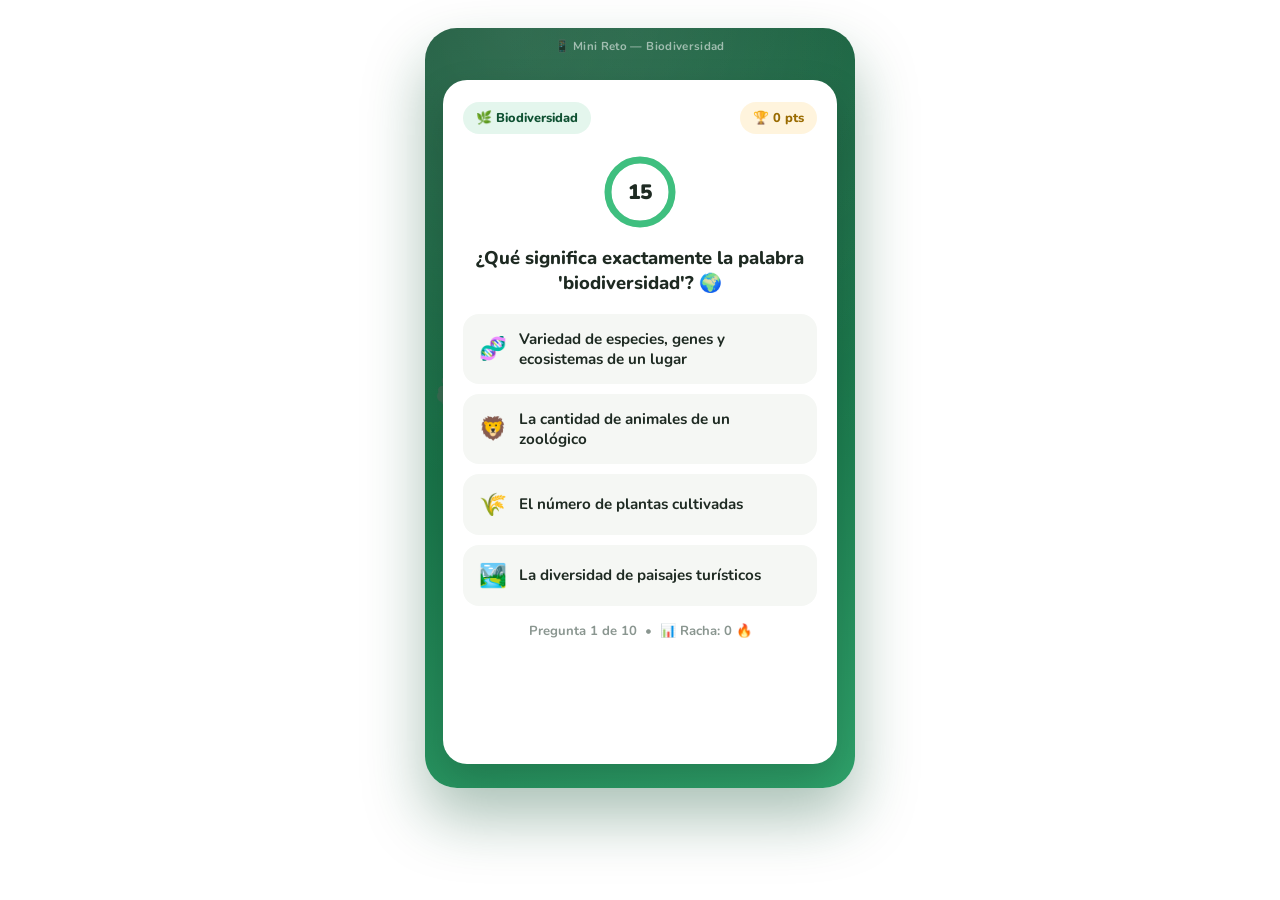
<file: tarea/JUEGO/pantalla4.html>
<!DOCTYPE html>
<html lang="es">
<head>
<meta charset="UTF-8">
<meta name="viewport" content="width=device-width, initial-scale=1.0">
<title>Mini Reto — Quiz de Biodiversidad</title>
<link rel="preconnect" href="https://fonts.googleapis.com">
<link href="https://fonts.googleapis.com/css2?family=Nunito:wght@400;600;700;800;900&display=swap" rel="stylesheet">
<style>
  :root{
    --jungle-1:#0F5132;
    --jungle-2:#1B7A4D;
    --jungle-3:#2FA36B;
    --leaf:#3FBF7F;
    --sun:#FFC145;
    --coral:#FF6B5B;
    --card:#ffffff;
    --ink:#1E2A22;
    --muted:#8A9690;
  }
  *{ box-sizing:border-box; }
  body{
    margin:0;
    font-family:'Nunito', sans-serif;
    color:var(--ink);
    min-height:100vh;
    display:flex;
    justify-content:center;
    align-items:flex-start;
    padding:28px 14px 60px;
  }

  @keyframes floatBf{
    0%,100%{ transform:translateY(0) rotate(0deg); }
    50%{ transform:translateY(-18px) rotate(6deg); }
  }

  .screen{
    position:relative;
    width:100%;
    max-width:430px;
    min-height:760px;
    border-radius:32px;
    overflow:hidden;
    background:
      radial-gradient(circle at 20% 0%, rgba(255,255,255,0.10), transparent 55%),
      linear-gradient(160deg, var(--jungle-1), var(--jungle-2) 55%, var(--jungle-3));
    box-shadow: 0 30px 60px rgba(15,81,50,0.35);
    padding:26px 18px 24px;
    display:flex;
    flex-direction:column;
  }

  .screen-label{
    position:absolute;
    top:10px; left:50%;
    transform:translateX(-50%);
    font-size:0.72rem;
    font-weight:700;
    color:rgba(255,255,255,0.55);
    letter-spacing:.03em;
  }

  .quiz-overlay{
    position:absolute; inset:0;
    background:radial-gradient(circle at 50% 0%, rgba(255,255,255,0.06), transparent 60%);
    pointer-events:none;
  }

  /* ---- Modal ---- */
  .quiz-modal{
    position:relative;
    z-index:2;
    background:var(--card);
    border-radius:24px;
    padding:22px 20px 20px;
    margin-top:26px;
    box-shadow: 0 18px 40px rgba(0,0,0,0.18);
    flex:1;
    display:flex;
    flex-direction:column;
  }

  .quiz-header{
    display:flex;
    justify-content:space-between;
    align-items:center;
    margin-bottom:14px;
  }
  .quiz-badge{
    background:rgba(63,191,127,0.14);
    color:var(--jungle-1);
    font-weight:800;
    font-size:0.8rem;
    padding:7px 13px;
    border-radius:100px;
  }
  .quiz-points{
    background:rgba(255,193,69,0.18);
    color:#9A6B00;
    font-weight:800;
    font-size:0.8rem;
    padding:7px 13px;
    border-radius:100px;
    transition: transform .25s;
  }
  .quiz-points.bump{ animation:pointsBump .4s ease; }
  @keyframes pointsBump{
    0%{ transform:scale(1); }
    40%{ transform:scale(1.18); }
    100%{ transform:scale(1); }
  }

  .timer-wrap{
    display:flex;
    justify-content:center;
    margin:4px 0 14px;
  }
  .timer-circle{ position:relative; width:80px; height:80px; }
  .timer-circle svg{ transform:rotate(-90deg); }
  .timer-track{
    fill:none;
    stroke:#EFF3EF;
    stroke-width:7;
  }
  .timer-fill{
    fill:none;
    stroke:var(--leaf);
    stroke-width:7;
    stroke-linecap:round;
    stroke-dasharray:201;
    stroke-dashoffset:0;
    transition: stroke-dashoffset 1s linear, stroke .3s;
  }
  .timer-fill.low{ stroke:var(--coral); }
  .timer-number{
    position:absolute; inset:0;
    display:flex; align-items:center; justify-content:center;
    font-weight:900; font-size:1.3rem; color:var(--ink);
  }

  .quiz-question{
    font-weight:800;
    font-size:1.15rem;
    line-height:1.35;
    text-align:center;
    margin-bottom:18px;
    color:var(--ink);
  }

  .quiz-options{
    display:flex;
    flex-direction:column;
    gap:10px;
  }
  .quiz-opt{
    display:flex;
    align-items:center;
    gap:12px;
    background:#F5F7F4;
    border:2px solid transparent;
    border-radius:16px;
    padding:13px 14px;
    cursor:pointer;
    transition: background .15s, border-color .15s, transform .1s;
    position:relative;
  }
  .quiz-opt:hover:not(.locked){ background:#ECF3EC; transform:translateY(-1px); }
  .quiz-opt:active:not(.locked){ transform:scale(0.98); }
  .quiz-opt.locked{ cursor:default; }
  .quiz-opt-emoji{ font-size:1.4rem; }
  .quiz-opt-text{ font-weight:700; font-size:0.95rem; color:var(--ink); flex:1; }

  .quiz-opt.correct{
    background:rgba(63,191,127,0.14);
    border-color:var(--leaf);
  }
  .quiz-opt.correct::after{
    content:"✓";
    font-weight:900;
    color:var(--jungle-1);
    font-size:1.1rem;
  }
  .quiz-opt.wrong{
    background:rgba(255,107,91,0.13);
    border-color:var(--coral);
  }
  .quiz-opt.wrong::after{
    content:"✕";
    font-weight:900;
    color:var(--coral);
    font-size:1.1rem;
  }

  .quiz-footer{
    margin-top:16px;
    display:flex;
    align-items:center;
    justify-content:center;
    gap:8px;
    font-size:0.82rem;
    color:var(--muted);
    font-weight:700;
  }
  .streak-fire{ display:inline-block; }
  .streak-fire.active{ animation:flicker 0.6s ease infinite alternate; }
  @keyframes flicker{
    from{ transform:scale(1); }
    to{ transform:scale(1.15); }
  }

  .toast{
    position:absolute;
    top:96px; left:50%;
    transform:translate(-50%,-8px);
    background:var(--jungle-1);
    color:#fff;
    font-weight:800;
    font-size:0.85rem;
    padding:9px 16px;
    border-radius:100px;
    opacity:0;
    pointer-events:none;
    transition: opacity .25s, transform .25s;
    z-index:5;
    white-space:nowrap;
  }
  .toast.show{ opacity:1; transform:translate(-50%,0); }

  /* ---- Result ---- */
  .result-modal{
    display:none;
    background:var(--card);
    border-radius:24px;
    padding:32px 22px;
    margin-top:26px;
    box-shadow: 0 18px 40px rgba(0,0,0,0.18);
    text-align:center;
    flex:1;
    flex-direction:column;
    justify-content:center;
  }
  .result-modal.show{ display:flex; }
  .result-emoji{ font-size:3.4rem; margin-bottom:6px; }
  .result-title{ font-weight:900; font-size:1.35rem; color:var(--jungle-1); margin:0 0 6px; }
  .result-score{ font-weight:900; font-size:2.4rem; color:var(--coral); margin:6px 0; }
  .result-msg{ font-size:0.9rem; color:var(--muted); font-weight:600; max-width:32ch; margin:0 auto 22px; }
  .result-stats{
    display:flex; justify-content:center; gap:10px; margin-bottom:22px;
  }
  .stat-pill{
    background:#F5F7F4; border-radius:14px; padding:10px 14px; font-weight:800; font-size:0.8rem; color:var(--ink);
  }
  .restart-btn{
    background:var(--jungle-1);
    color:#fff;
    border:none;
    padding:13px 24px;
    border-radius:100px;
    font-weight:800;
    font-size:0.95rem;
    cursor:pointer;
    transition: background .15s;
  }
  .restart-btn:hover{ background:var(--jungle-3); }
</style>
</head>
<body>

<section class="screen" id="quizScreen">
  <div class="screen-label">📱 Mini Reto — Biodiversidad</div>

  <div class="quiz-overlay"></div>
  <div style="position:absolute; inset:0; pointer-events:none; overflow:hidden;">
    <div style="position:absolute; top:15%; left:8%; font-size:3.6rem; opacity:0.16; animation:floatBf 5s ease-in-out infinite">🌿</div>
    <div style="position:absolute; bottom:12%; right:6%; font-size:4.4rem; opacity:0.16; animation:floatBf 7s ease-in-out infinite 1s">🦋</div>
    <div style="position:absolute; top:44%; left:2%; font-size:2.8rem; opacity:0.14; animation:floatBf 6s ease-in-out infinite 2s">🌺</div>
  </div>

  <div class="toast" id="toast"></div>

  <div class="quiz-modal" id="quizModal">
    <div class="quiz-header">
      <div class="quiz-badge" id="quizBadge">🌿 Biodiversidad</div>
      <div class="quiz-points" id="quizPoints">🏆 0 pts</div>
    </div>

    <div class="timer-wrap">
      <div class="timer-circle">
        <svg width="80" height="80" viewBox="0 0 80 80">
          <circle class="timer-track" cx="40" cy="40" r="32"/>
          <circle class="timer-fill" id="timerFill" cx="40" cy="40" r="32"/>
        </svg>
        <div class="timer-number" id="timerNumber">15</div>
      </div>
    </div>

    <div class="quiz-question" id="quizQuestion"></div>

    <div class="quiz-options" id="quizOptions"></div>

    <div class="quiz-footer">
      <span id="footerProgress">Pregunta 1 de 10</span>
      <span>•</span>
      <span>📊 Racha: <span id="streakCount">0</span> <span class="streak-fire" id="streakFire">🔥</span></span>
    </div>
  </div>

  <div class="result-modal" id="resultModal">
    <div class="result-emoji" id="resultEmoji">🏆</div>
    <div class="result-title" id="resultTitle">¡Reto completado!</div>
    <div class="result-score" id="resultScore">0 pts</div>
    <p class="result-msg" id="resultMsg"></p>
    <div class="result-stats">
      <div class="stat-pill" id="statCorrect">✅ 0/10</div>
      <div class="stat-pill" id="statStreak">🔥 Mejor racha: 0</div>
    </div>
    <button class="restart-btn" id="restartBtn">Jugar de nuevo</button>
  </div>
</section>

<script>
const questions = [
  {
    q: "¿Qué significa exactamente la palabra 'biodiversidad'? 🌍",
    options: [
      { text: "Variedad de especies, genes y ecosistemas de un lugar", emoji: "🧬", correct: true },
      { text: "La cantidad de animales de un zoológico", emoji: "🦁", correct: false },
      { text: "El número de plantas cultivadas", emoji: "🌾", correct: false },
      { text: "La diversidad de paisajes turísticos", emoji: "🏞️", correct: false }
    ]
  },
  {
    q: "¿Cuál es la principal causa de pérdida de biodiversidad en el mundo? 🌳",
    options: [
      { text: "Destrucción y fragmentación de hábitats", emoji: "🪓", correct: true },
      { text: "Usar bicicleta en la ciudad", emoji: "🚲", correct: false },
      { text: "Observar aves con binoculares", emoji: "🔭", correct: false },
      { text: "Reciclar papel y cartón", emoji: "♻️", correct: false }
    ]
  },
  {
    q: "¿Qué es un ecosistema? 🌱",
    options: [
      { text: "Seres vivos y su ambiente físico interactuando", emoji: "🔗", correct: true },
      { text: "Un grupo de plantas del mismo tipo", emoji: "🌵", correct: false },
      { text: "Un área protegida por el gobierno", emoji: "🏛️", correct: false },
      { text: "Una especie presente en varios continentes", emoji: "🗺️", correct: false }
    ]
  },
  {
    q: "¿Por qué son importantes los polinizadores como las abejas? 🐝",
    options: [
      { text: "Producen oxígeno directamente", emoji: "💨", correct: false },
      { text: "Permiten la reproducción de muchas plantas", emoji: "🌸", correct: true },
      { text: "Controlan las inundaciones", emoji: "🌊", correct: false },
      { text: "Limpian el aire de contaminantes", emoji: "🌬️", correct: false }
    ]
  },
  {
    q: "¿Qué acción cotidiana ayuda más a la biodiversidad local? 🏡",
    options: [
      { text: "Comprar siempre productos importados", emoji: "📦", correct: false },
      { text: "Plantar especies nativas en jardines", emoji: "🌿", correct: true },
      { text: "Usar pesticidas con frecuencia", emoji: "🧪", correct: false },
      { text: "Soltar mascotas exóticas en la naturaleza", emoji: "🦎", correct: false }
    ]
  },
  {
    q: "¿Qué es una 'especie invasora'? 🐌",
    options: [
      { text: "Una especie en peligro de extinción", emoji: "🐼", correct: false },
      { text: "Una especie que solo vive en zoológicos", emoji: "🦓", correct: false },
      { text: "Una especie foránea que desplaza a las nativas", emoji: "🚨", correct: true },
      { text: "Una especie que migra cada año", emoji: "🕊️", correct: false }
    ]
  },
  {
    q: "¿Cuál de estos es un ejemplo de área natural protegida? 🏝️",
    options: [
      { text: "Un centro comercial con jardines", emoji: "🏬", correct: false },
      { text: "Un parque nacional o reserva biológica", emoji: "🏕️", correct: true },
      { text: "Un vivero de plantas ornamentales", emoji: "🪴", correct: false },
      { text: "Una granja de monocultivo", emoji: "🚜", correct: false }
    ]
  },
  {
    q: "¿Qué papel cumplen los depredadores en un ecosistema? 🐆",
    options: [
      { text: "Ninguno, se pueden eliminar sin problema", emoji: "🚫", correct: false },
      { text: "Regulan poblaciones y mantienen el equilibrio", emoji: "⚖️", correct: true },
      { text: "Solo compiten entre ellos", emoji: "🤺", correct: false },
      { text: "Aceleran la extinción de las plantas", emoji: "🥀", correct: false }
    ]
  },
  {
    q: "¿Cuál es el animal endémico más famoso de las Islas Galápagos? 🏝️",
    options: [
      { text: "Tortuga Gigante de Galápagos", emoji: "🐢", correct: true },
      { text: "León Africano", emoji: "🦁", correct: false },
      { text: "Caimán del Amazonas", emoji: "🐊", correct: false },
      { text: "Águila Arpía", emoji: "🦅", correct: false }
    ]
  },
  {
    q: "¿Cómo ayuda reducir el plástico a la biodiversidad marina? 🐠",
    options: [
      { text: "No tiene relación con la naturaleza", emoji: "🤷", correct: false },
      { text: "Solo afecta a la economía", emoji: "💰", correct: false },
      { text: "Evita que la fauna se enrede o lo ingiera", emoji: "🐢", correct: true },
      { text: "Aumenta la cantidad de peces directamente", emoji: "🐟", correct: false }
    ]
  }
];

const TIME_PER_Q = 15;
const RADIUS = 32;
const CIRC = 2 * Math.PI * RADIUS;

let current = 0;
let points = 0;
let correctCount = 0;
let streak = 0;
let bestStreak = 0;
let timeLeft = TIME_PER_Q;
let timerInterval = null;
let locked = false;

const quizQuestion = document.getElementById('quizQuestion');
const quizOptions = document.getElementById('quizOptions');
const quizPoints = document.getElementById('quizPoints');
const footerProgress = document.getElementById('footerProgress');
const streakCount = document.getElementById('streakCount');
const streakFire = document.getElementById('streakFire');
const timerFill = document.getElementById('timerFill');
const timerNumber = document.getElementById('timerNumber');
const toast = document.getElementById('toast');
const quizModal = document.getElementById('quizModal');
const resultModal = document.getElementById('resultModal');
const resultEmoji = document.getElementById('resultEmoji');
const resultTitle = document.getElementById('resultTitle');
const resultScore = document.getElementById('resultScore');
const resultMsg = document.getElementById('resultMsg');
const statCorrect = document.getElementById('statCorrect');
const statStreak = document.getElementById('statStreak');
const restartBtn = document.getElementById('restartBtn');

timerFill.style.strokeDasharray = CIRC;

function showToast(text){
  toast.textContent = text;
  toast.classList.add('show');
  setTimeout(() => toast.classList.remove('show'), 900);
}

function startTimer(){
  timeLeft = TIME_PER_Q;
  updateTimerUI();
  clearInterval(timerInterval);
  timerInterval = setInterval(() => {
    timeLeft--;
    updateTimerUI();
    if(timeLeft <= 0){
      clearInterval(timerInterval);
      if(!locked) lockAnswer(-1); // tiempo agotado, sin respuesta
    }
  }, 1000);
}

function updateTimerUI(){
  timerNumber.textContent = timeLeft;
  const offset = CIRC * (1 - timeLeft / TIME_PER_Q);
  timerFill.style.strokeDashoffset = offset;
  timerFill.classList.toggle('low', timeLeft <= 4);
}

function renderQuestion(){
  locked = false;
  const item = questions[current];
  quizQuestion.textContent = item.q;
  quizOptions.innerHTML = '';

  item.options.forEach((opt, idx) => {
    const div = document.createElement('div');
    div.className = 'quiz-opt';
    div.innerHTML = '<span class="quiz-opt-emoji">' + opt.emoji + '</span><span class="quiz-opt-text">' + opt.text + '</span>';
    div.addEventListener('click', () => lockAnswer(idx));
    quizOptions.appendChild(div);
  });

  footerProgress.textContent = "Pregunta " + (current+1) + " de " + questions.length;
  startTimer();
}

function lockAnswer(idx){
  if(locked) return;
  locked = true;
  clearInterval(timerInterval);

  const item = questions[current];
  const opts = quizOptions.querySelectorAll('.quiz-opt');
  const correctIdx = item.options.findIndex(o => o.correct);

  opts.forEach(o => o.classList.add('locked'));

  if(idx === correctIdx){
    opts[idx].classList.add('correct');
    correctCount++;
    streak++;
    bestStreak = Math.max(bestStreak, streak);
    const gained = 50 + (streak > 1 ? (streak - 1) * 10 : 0);
    points += gained;
    quizPoints.textContent = "🏆 " + points + " pts";
    quizPoints.classList.remove('bump');
    void quizPoints.offsetWidth;
    quizPoints.classList.add('bump');
    showToast("+" + gained + " pts 🎉");
  } else {
    if(idx >= 0) opts[idx].classList.add('wrong');
    opts[correctIdx].classList.add('correct');
    streak = 0;
    showToast("¡Sigue intentando! 💪");
  }

  streakCount.textContent = streak;
  streakFire.classList.toggle('active', streak >= 2);

  setTimeout(() => {
    current++;
    if(current < questions.length){
      renderQuestion();
    } else {
      showResult();
    }
  }, 1400);
}

function showResult(){
  quizModal.style.display = 'none';
  resultModal.classList.add('show');

  const pct = correctCount / questions.length;
  resultScore.textContent = points + " pts";
  statCorrect.textContent = "✅ " + correctCount + "/" + questions.length;
  statStreak.textContent = "🔥 Mejor racha: " + bestStreak;

  if(pct === 1){
    resultEmoji.textContent = "🏆";
    resultTitle.textContent = "¡Guardián de la biodiversidad!";
    resultMsg.textContent = "Puntaje perfecto. Dominas los conceptos clave sobre biodiversidad y su cuidado.";
  } else if(pct >= 0.7){
    resultEmoji.textContent = "🌿";
    resultTitle.textContent = "¡Muy buen resultado!";
    resultMsg.textContent = "Tienes una base sólida. Repasa las que fallaste para completar tu conocimiento.";
  } else if(pct >= 0.4){
    resultEmoji.textContent = "🌱";
    resultTitle.textContent = "Vas por buen camino";
    resultMsg.textContent = "Conoces varios conceptos clave. Inténtalo de nuevo para reforzar los que faltan.";
  } else {
    resultEmoji.textContent = "🍂";
    resultTitle.textContent = "Buen punto de partida";
    resultMsg.textContent = "Vuelve a jugar para afianzar los conceptos sobre biodiversidad y su cuidado.";
  }
}

restartBtn.addEventListener('click', () => {
  current = 0; points = 0; correctCount = 0; streak = 0; bestStreak = 0;
  quizPoints.textContent = "🏆 0 pts";
  streakCount.textContent = "0";
  streakFire.classList.remove('active');
  resultModal.classList.remove('show');
  quizModal.style.display = 'flex';
  renderQuestion();
});

renderQuestion();
</script>
</body>
</html>
</file>
